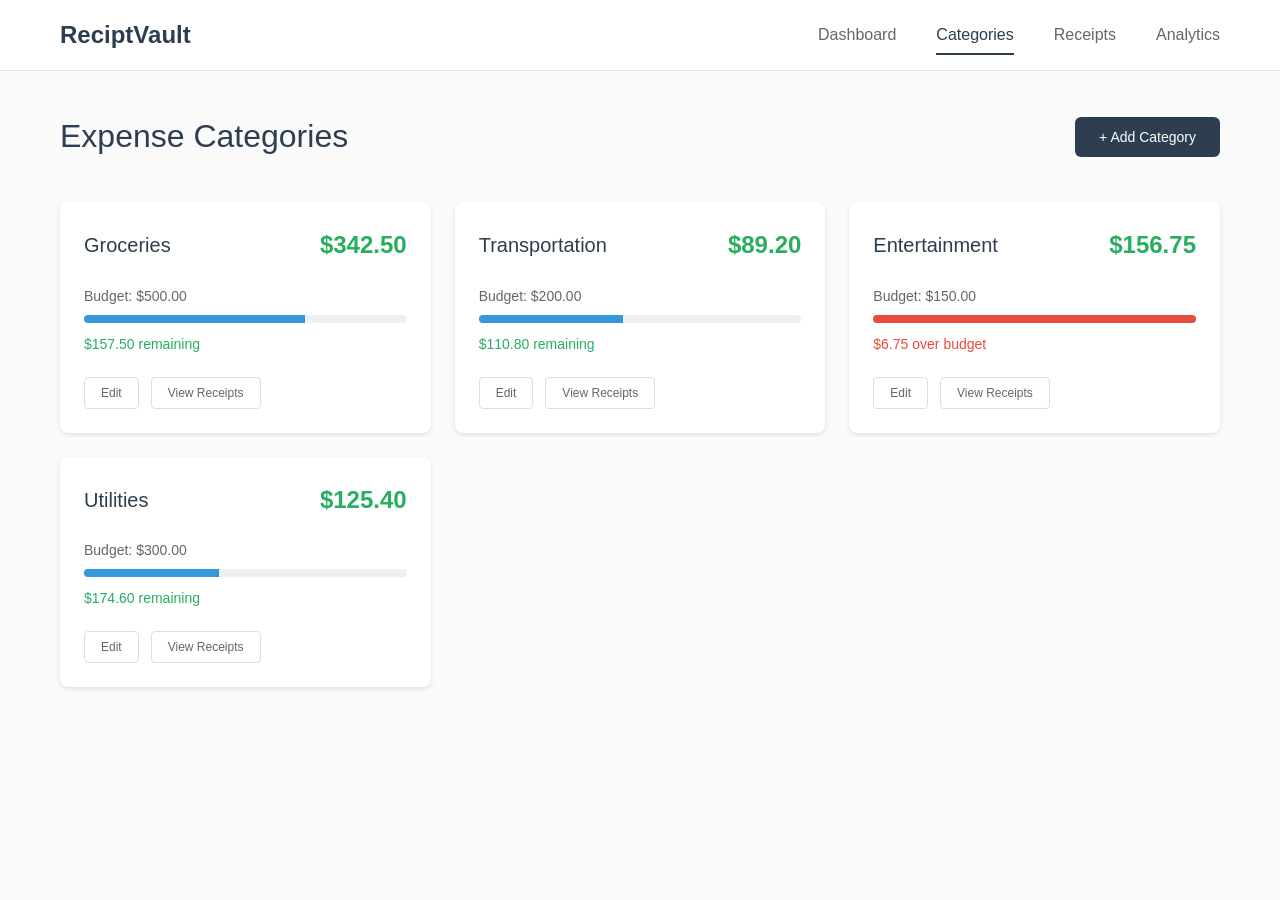
<file: index.html>
<!DOCTYPE html>
<html lang="en">
<head>
    <meta charset="UTF-8">
    <meta name="viewport" content="width=device-width, initial-scale=1.0">
    <title>ReciptVault - Category Management</title>
    <link rel="stylesheet" href="style.css">
    <script src="script.js"></script>
</head>
<body>
    <nav class="navbar">
    <div class="nav-container">
        <div class="logo">
            <h1>ReciptVault</h1>
        </div>
        <ul class="nav-menu">
            <li><a href="dashboard.html">Dashboard</a></li>
            <li><a href="index.html" class="active">Categories</a></li>
            <li><a href="receipts.html">Receipts</a></li>
            <li><a href="analytics.html">Analytics</a></li>
        </ul>
    </div>
</nav>


    <main class="main-content">
        <div class="container">
            <header class="page-header">
                <h2>Expense Categories</h2>
                <button class="btn-primary">+ Add Category</button>
            </header>

            <div class="categories-grid" id="categories-grid">
                <div class="category-card">
                    <div class="category-header">
                        <h3>Groceries</h3>
                        <span class="category-total">$342.50</span>
                    </div>
                    <div class="budget-info">
                        <span class="budget-label">Budget: $500.00</span>
                        <div class="progress-bar">
                            <div class="progress-fill" style="width: 68.5%"></div>
                        </div>
                        <span class="budget-remaining">$157.50 remaining</span>
                    </div>
                    <div class="category-actions">
                        <button class="btn-secondary">Edit</button>
                        <button class="btn-secondary">View Receipts</button>
                    </div>
                </div>

                <div class="category-card">
                    <div class="category-header">
                        <h3>Transportation</h3>
                        <span class="category-total">$89.20</span>
                    </div>
                    <div class="budget-info">
                        <span class="budget-label">Budget: $200.00</span>
                        <div class="progress-bar">
                            <div class="progress-fill" style="width: 44.6%"></div>
                        </div>
                        <span class="budget-remaining">$110.80 remaining</span>
                    </div>
                    <div class="category-actions">
                        <button class="btn-secondary">Edit</button>
                        <button class="btn-secondary">View Receipts</button>
                    </div>
                </div>

                <div class="category-card">
                    <div class="category-header">
                        <h3>Entertainment</h3>
                        <span class="category-total">$156.75</span>
                    </div>
                    <div class="budget-info">
                        <span class="budget-label">Budget: $150.00</span>
                        <div class="progress-bar">
                            <div class="progress-fill warning" style="width: 100%"></div>
                        </div>
                        <span class="budget-remaining warning">$6.75 over budget</span>
                    </div>
                    <div class="category-actions">
                        <button class="btn-secondary">Edit</button>
                        <button class="btn-secondary">View Receipts</button>
                    </div>
                </div>

                <div class="category-card">
                    <div class="category-header">
                        <h3>Utilities</h3>
                        <span class="category-total">$125.40</span>
                    </div>
                    <div class="budget-info">
                        <span class="budget-label">Budget: $300.00</span>
                        <div class="progress-bar">
                            <div class="progress-fill" style="width: 41.8%"></div>
                        </div>
                        <span class="budget-remaining">$174.60 remaining</span>
                    </div>
                    <div class="category-actions">
                        <button class="btn-secondary">Edit</button>
                        <button class="btn-secondary">View Receipts</button>
                    </div>
                </div>
            </div>
        </div>
    </main>
</body>
</html>
</file>
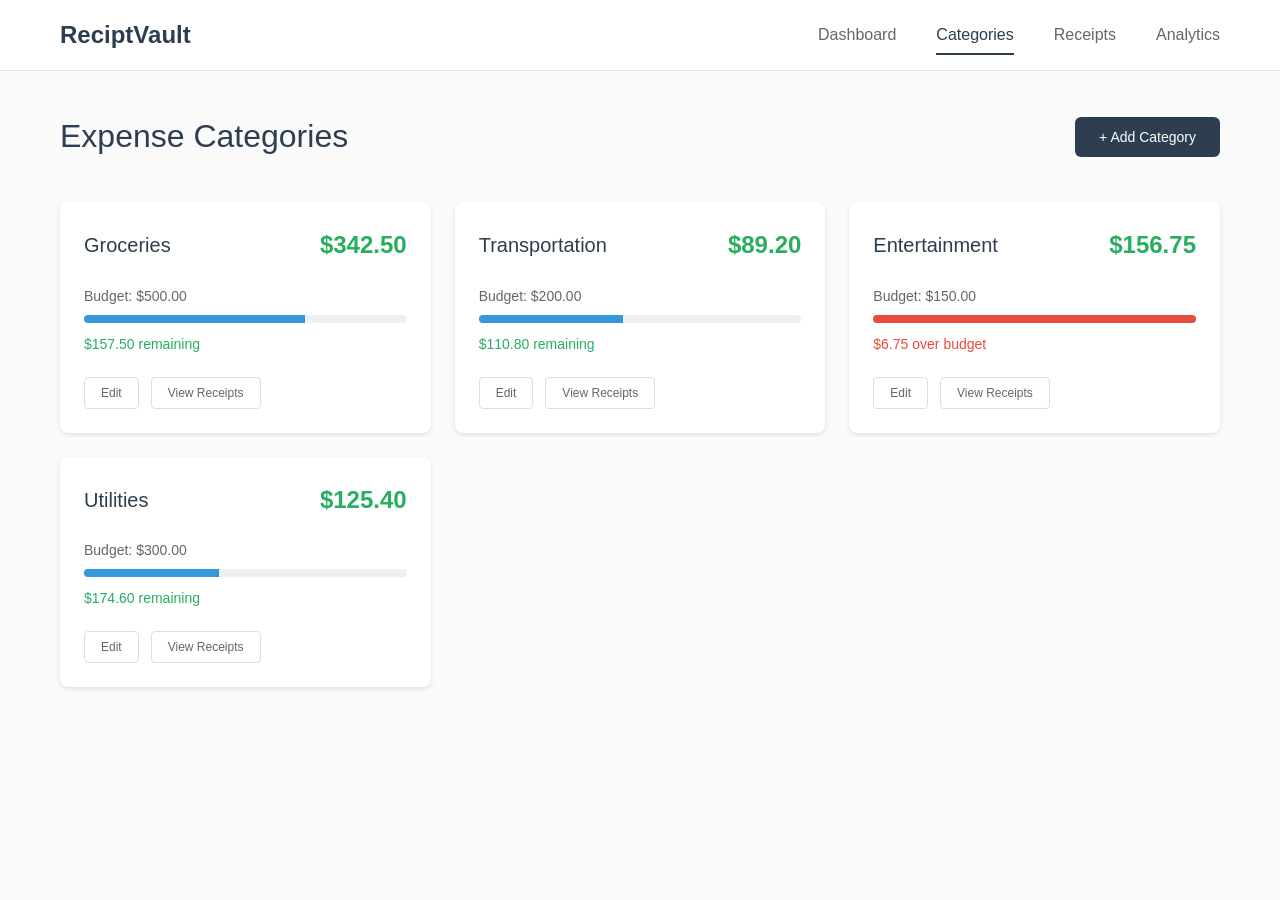
<file: Index.html>
<!DOCTYPE html>
<html lang="en">
<head>
    <meta charset="UTF-8">
    <meta name="viewport" content="width=device-width, initial-scale=1.0">
    <title>ReciptVault - Category Management</title>
    <link rel="stylesheet" href="style.css">
    <link href="dashbored.html">
    <script src="script.js"></script>
</head>
<body>
    <nav class="navbar">
        <div class="nav-container">
            <div class="logo">
                <h1>ReciptVault</h1>
            </div>
            <ul class="nav-menu">
                <li><a href="#dashboard">Dashboard</a></li>
                <li><a href="#categories" class="active">Categories</a></li>
                <li><a href="#receipts">Receipts</a></li>
                <li><a href="#analytics">Analytics</a></li>
            </ul>
        </div>
    </nav>

    <main class="main-content">
        <div class="container">
            <header class="page-header">
                <h2>Expense Categories</h2>
                <button class="btn-primary">+ Add Category</button>
            </header>

            <div class="categories-grid" id="categories-grid">
                <div class="category-card">
                    <div class="category-header">
                        <h3>Groceries</h3>
                        <span class="category-total">$342.50</span>
                    </div>
                    <div class="budget-info">
                        <span class="budget-label">Budget: $500.00</span>
                        <div class="progress-bar">
                            <div class="progress-fill" style="width: 68.5%"></div>
                        </div>
                        <span class="budget-remaining">$157.50 remaining</span>
                    </div>
                    <div class="category-actions">
                        <button class="btn-secondary">Edit</button>
                        <button class="btn-secondary">View Receipts</button>
                    </div>
                </div>

                <div class="category-card">
                    <div class="category-header">
                        <h3>Transportation</h3>
                        <span class="category-total">$89.20</span>
                    </div>
                    <div class="budget-info">
                        <span class="budget-label">Budget: $200.00</span>
                        <div class="progress-bar">
                            <div class="progress-fill" style="width: 44.6%"></div>
                        </div>
                        <span class="budget-remaining">$110.80 remaining</span>
                    </div>
                    <div class="category-actions">
                        <button class="btn-secondary">Edit</button>
                        <button class="btn-secondary">View Receipts</button>
                    </div>
                </div>

                <div class="category-card">
                    <div class="category-header">
                        <h3>Entertainment</h3>
                        <span class="category-total">$156.75</span>
                    </div>
                    <div class="budget-info">
                        <span class="budget-label">Budget: $150.00</span>
                        <div class="progress-bar">
                            <div class="progress-fill warning" style="width: 100%"></div>
                        </div>
                        <span class="budget-remaining warning">$6.75 over budget</span>
                    </div>
                    <div class="category-actions">
                        <button class="btn-secondary">Edit</button>
                        <button class="btn-secondary">View Receipts</button>
                    </div>
                </div>

                <div class="category-card">
                    <div class="category-header">
                        <h3>Utilities</h3>
                        <span class="category-total">$125.40</span>
                    </div>
                    <div class="budget-info">
                        <span class="budget-label">Budget: $300.00</span>
                        <div class="progress-bar">
                            <div class="progress-fill" style="width: 41.8%"></div>
                        </div>
                        <span class="budget-remaining">$174.60 remaining</span>
                    </div>
                    <div class="category-actions">
                        <button class="btn-secondary">Edit</button>
                        <button class="btn-secondary">View Receipts</button>
                    </div>
                </div>
            </div>
        </div>
    </main>
</body>
</html>
</file>
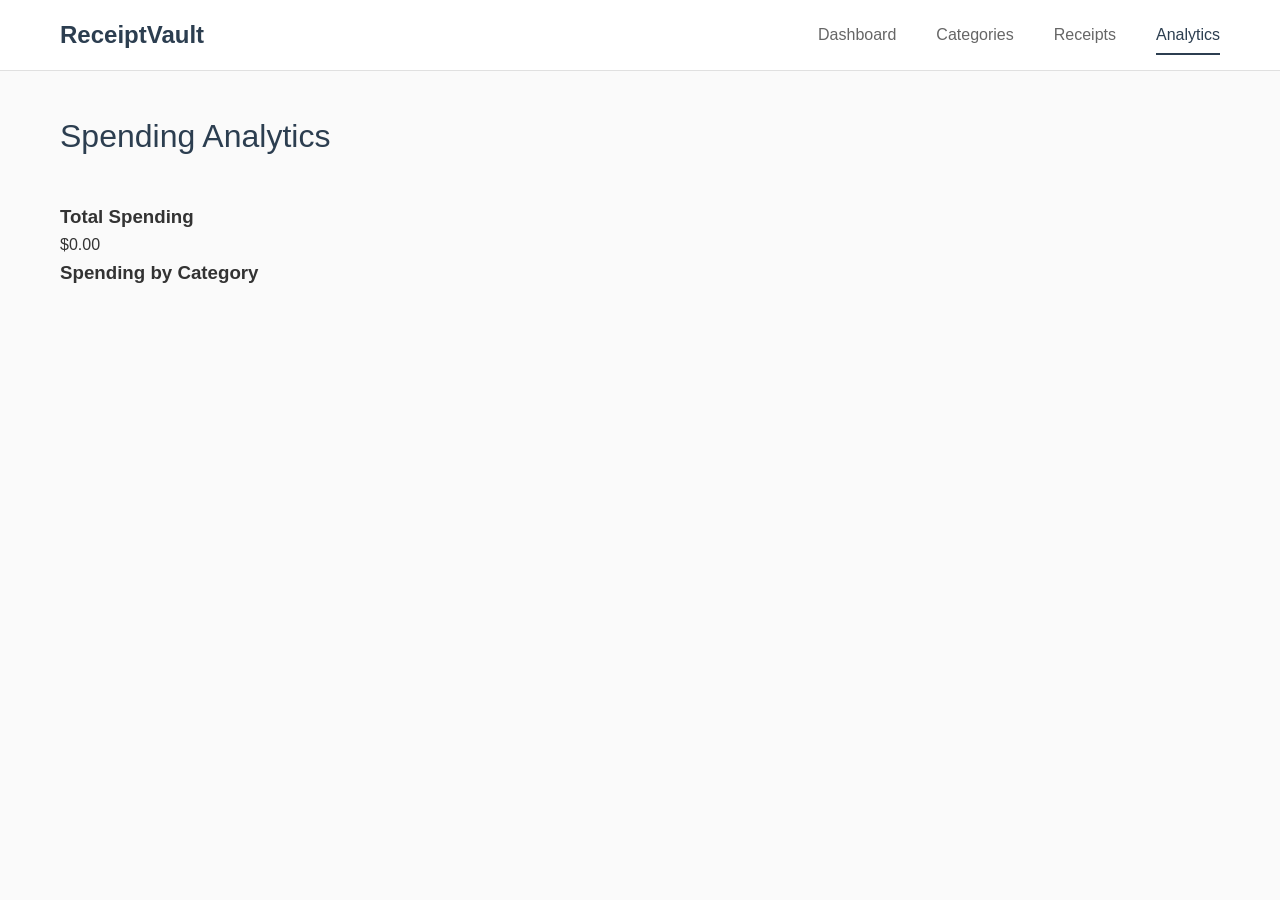
<file: analytics.html>
<!DOCTYPE html>
<html lang="en">
<head>
    <meta charset="UTF-8">
    <meta name="viewport" content="width=device-width, initial-scale=1.0">
    <title>Analytics - ReceiptVault</title>
    <link rel="stylesheet" href="style.css">
</head>
<body>
    <nav class="navbar">
        <div class="nav-container">
            <div class="logo">
                <h1>ReceiptVault</h1>
            </div>
            <ul class="nav-menu">
                <li><a href="dashboard.html">Dashboard</a></li>
                <li><a href="index.html">Categories</a></li>
                <li><a href="receipts.html">Receipts</a></li>
                <li><a href="analytics.html" class="active">Analytics</a></li>
            </ul>
        </div>
    </nav>

    <main class="main-content">
        <div class="container">
            <header class="page-header">
                <h2>Spending Analytics</h2>
            </header>

            <div class="analytics-summary">
                <div class="total-spending-card">
                    <h3>Total Spending</h3>
                    <p class="total-amount" id="totalSpending">$0.00</p>
                </div>
            </div>

            <section class="breakdown-section">
                <h3>Spending by Category</h3>
                <div id="categoryBreakdown" class="category-breakdown">
                    <!-- JavaScript will populate this -->
                </div>
            </section>
        </div>
    </main>

    <script src="analytics.js"></script>
</body>
</html>
</file>
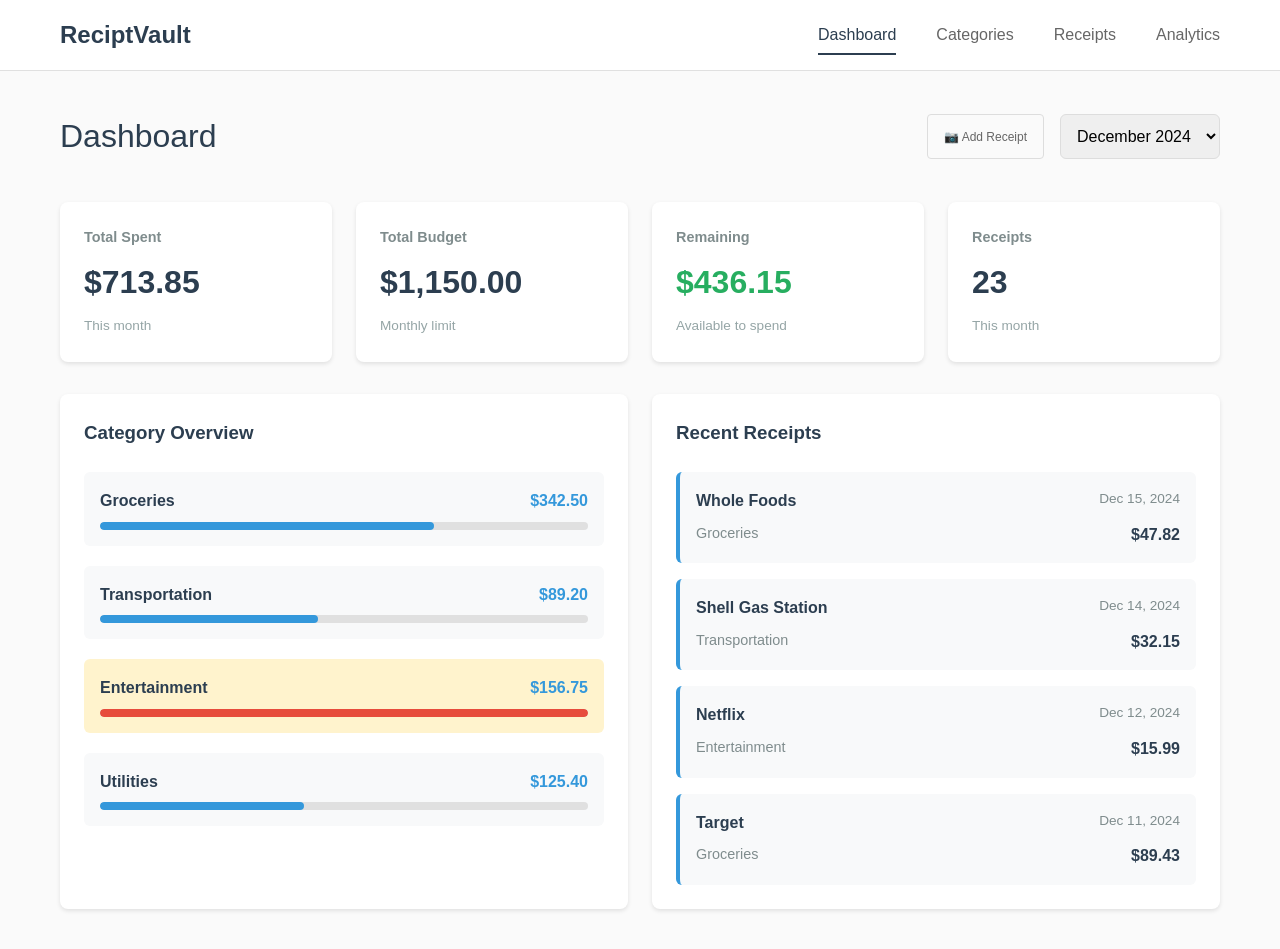
<file: dashboard.html>
<!DOCTYPE html>
<html lang="en">
<head>
    <meta charset="UTF-8">
    <meta name="viewport" content="width=device-width, initial-scale=1.0">
    <title>ReciptVault - Dashboard</title>
    <link rel="stylesheet" href="style.css">
</head>
<body>
    <nav class="navbar">
        <div class="nav-container">
            <div class="logo">
                <h1>ReciptVault</h1>
            </div>
            <ul class="nav-menu">
                <li><a href="dashboard.html" class="active">Dashboard</a></li>
                <li><a href="index.html">Categories</a></li>
                <li><a href="receipts.html">Receipts</a></li>
                <li><a href="analytics.html">Analytics</a></li>
            </ul>


        </div>
    </nav>

    <main class="main-content">
        <div class="container">
            <header class="page-header">
                <h2>Dashboard</h2>
                <div class="header-actions">
                    <button class="btn-secondary">📷 Add Receipt</button>
                    <select class="month-selector">
                        <option>December 2024</option>
                        <option>November 2024</option>
                        <option>October 2024</option>
                    </select>
                </div>
            </header>

            <!-- Summary Cards -->
            <div class="summary-cards">
                <div class="summary-card">
                    <h3>Total Spent</h3>
                    <span class="amount">$713.85</span>
                    <span class="subtitle">This month</span>
                </div>
                <div class="summary-card">
                    <h3>Total Budget</h3>
                    <span class="amount">$1,150.00</span>
                    <span class="subtitle">Monthly limit</span>
                </div>
                <div class="summary-card">
                    <h3>Remaining</h3>
                    <span class="amount positive">$436.15</span>
                    <span class="subtitle">Available to spend</span>
                </div>
                <div class="summary-card">
                    <h3>Receipts</h3>
                    <span class="amount">23</span>
                    <span class="subtitle">This month</span>
                </div>
            </div>

            <!-- Quick Overview -->
            <div class="dashboard-grid">
                <div class="overview-section">
                    <h3>Category Overview</h3>
                    <div class="category-list">
                        <div class="category-item">
                            <div class="category-info">
                                <span class="category-name">Groceries</span>
                                <span class="category-amount">$342.50</span>
                            </div>
                            <div class="mini-progress">
                                <div class="mini-progress-fill" style="width: 68.5%"></div>
                            </div>
                        </div>
                        <div class="category-item">
                            <div class="category-info">
                                <span class="category-name">Transportation</span>
                                <span class="category-amount">$89.20</span>
                            </div>
                            <div class="mini-progress">
                                <div class="mini-progress-fill" style="width: 44.6%"></div>
                            </div>
                        </div>
                        <div class="category-item warning">
                            <div class="category-info">
                                <span class="category-name">Entertainment</span>
                                <span class="category-amount">$156.75</span>
                            </div>
                            <div class="mini-progress">
                                <div class="mini-progress-fill warning" style="width: 100%"></div>
                            </div>
                        </div>
                        <div class="category-item">
                            <div class="category-info">
                                <span class="category-name">Utilities</span>
                                <span class="category-amount">$125.40</span>
                            </div>
                            <div class="mini-progress">
                                <div class="mini-progress-fill" style="width: 41.8%"></div>
                            </div>
                        </div>
                    </div>
                </div>

                <div class="recent-section">
                    <h3>Recent Receipts</h3>
                    <div class="receipt-list">
                        <div class="receipt-item">
                            <div class="receipt-info">
                                <span class="store-name">Whole Foods</span>
                                <span class="receipt-date">Dec 15, 2024</span>
                            </div>
                            <div class="receipt-details">
                                <span class="receipt-category">Groceries</span>
                                <span class="receipt-amount">$47.82</span>
                            </div>
                        </div>
                        <div class="receipt-item">
                            <div class="receipt-info">
                                <span class="store-name">Shell Gas Station</span>
                                <span class="receipt-date">Dec 14, 2024</span>
                            </div>
                            <div class="receipt-details">
                                <span class="receipt-category">Transportation</span>
                                <span class="receipt-amount">$32.15</span>
                            </div>
                        </div>
                        <div class="receipt-item">
                            <div class="receipt-info">
                                <span class="store-name">Netflix</span>
                                <span class="receipt-date">Dec 12, 2024</span>
                            </div>
                            <div class="receipt-details">
                                <span class="receipt-category">Entertainment</span>
                                <span class="receipt-amount">$15.99</span>
                            </div>
                        </div>
                        <div class="receipt-item">
                            <div class="receipt-info">
                                <span class="store-name">Target</span>
                                <span class="receipt-date">Dec 11, 2024</span>
                            </div>
                            <div class="receipt-details">
                                <span class="receipt-category">Groceries</span>
                                <span class="receipt-amount">$89.43</span>
                            </div>
                        </div>
                    </div>
                </div>
            </div>
        </div>
    </main>
</body>
</html>
</file>
<file: style.css>
* {
    margin: 0;
    padding: 0;
    box-sizing: border-box;
}

body {
    font-family: 'Segoe UI', Tahoma, Geneva, Verdana, sans-serif;
    background-color: #fafafa;
    color: #333;
    line-height: 1.6;
}

/* Navigation */
.navbar {
    background-color: #fff;
    border-bottom: 1px solid #e0e0e0;
    position: sticky;
    top: 0;
    z-index: 100;
}

.nav-container {
    max-width: 1200px;
    margin: 0 auto;
    padding: 0 20px;
    display: flex;
    justify-content: space-between;
    align-items: center;
    height: 70px;
}

.logo h1 {
    font-size: 24px;
    font-weight: 600;
    color: #2c3e50;
}

.nav-menu {
    display: flex;
    list-style: none;
    gap: 40px;
}

.nav-menu a {
    text-decoration: none;
    color: #666;
    font-weight: 500;
    padding: 10px 0;
    transition: color 0.3s ease;
}

.nav-menu a:hover,
.nav-menu a.active {
    color: #2c3e50;
    border-bottom: 2px solid #2c3e50;
}

/* Main Content */
.main-content {
    max-width: 1200px;
    margin: 0 auto;
    padding: 40px 20px;
}

.container {
    width: 100%;
}

.page-header {
    display: flex;
    justify-content: space-between;
    align-items: center;
    margin-bottom: 40px;
}

.page-header h2 {
    font-size: 32px;
    font-weight: 300;
    color: #2c3e50;
}

/* Buttons */
.btn-primary {
    background-color: #2c3e50;
    color: white;
    border: none;
    padding: 12px 24px;
    border-radius: 6px;
    font-size: 14px;
    font-weight: 500;
    cursor: pointer;
    transition: background-color 0.3s ease;
}

.btn-primary:hover {
    background-color: #34495e;
}

.btn-secondary {
    background-color: transparent;
    color: #666;
    border: 1px solid #ddd;
    padding: 8px 16px;
    border-radius: 4px;
    font-size: 12px;
    cursor: pointer;
    transition: all 0.3s ease;
}

.btn-secondary:hover {
    background-color: #f8f9fa;
    border-color: #bbb;
}

/* Categories Grid */
.categories-grid {
    display: grid;
    grid-template-columns: repeat(auto-fit, minmax(350px, 1fr));
    gap: 24px;
}

.category-card {
    background-color: white;
    border-radius: 8px;
    padding: 24px;
    box-shadow: 0 2px 4px rgba(0,0,0,0.1);
    transition: box-shadow 0.3s ease;
}

.category-card:hover {
    box-shadow: 0 4px 12px rgba(0,0,0,0.15);
}

.category-header {
    display: flex;
    justify-content: space-between;
    align-items: center;
    margin-bottom: 20px;
}

.category-header h3 {
    font-size: 20px;
    font-weight: 500;
    color: #2c3e50;
}

.category-total {
    font-size: 24px;
    font-weight: 600;
    color: #27ae60;
}

/* Budget Info */
.budget-info {
    margin-bottom: 20px;
}

.budget-label {
    font-size: 14px;
    color: #666;
    display: block;
    margin-bottom: 8px;
}

.progress-bar {
    width: 100%;
    height: 8px;
    background-color: #ecf0f1;
    border-radius: 4px;
    overflow: hidden;
    margin-bottom: 8px;
}

.progress-fill {
    height: 100%;
    background-color: #3498db;
    transition: width 0.3s ease;
}

.progress-fill.warning {
    background-color: #e74c3c;
}

.budget-remaining {
    font-size: 14px;
    color: #27ae60;
    font-weight: 500;
}

.budget-remaining.warning {
    color: #e74c3c;
}

/* Category Actions */
.category-actions {
    display: flex;
    gap: 12px;
}

/* Responsive Design */
@media (max-width: 768px) {
    .nav-container {
        flex-direction: column;
        height: auto;
        padding: 20px;
    }

    .nav-menu {
        margin-top: 20px;
        gap: 20px;
    }

    .page-header {
        flex-direction: column;
        align-items: flex-start;
        gap: 20px;
    }

    .categories-grid {
        grid-template-columns: 1fr;
    }
}

/* Dashboard Specific Styles */
.header-actions {
    display: flex;
    gap: 1rem;
}

.month-selector {
    padding: 0.75rem;
    border: 1px solid #ddd;
    border-radius: 6px;
    font-size: 1rem;
}

.summary-cards {
    display: flex;
    gap: 1.5rem;
    margin-bottom: 2rem;
}

.summary-card {
    background-color: white;
    padding: 1.5rem;
    border-radius: 8px;
    box-shadow: 0 2px 4px rgba(0,0,0,0.1);
    flex: 1;
}

.summary-card h3 {
    font-size: 0.9rem;
    color: #7f8c8d;
    margin-bottom: 0.5rem;
}

.summary-card .amount {
    display: block;
    font-size: 2rem;
    font-weight: bold;
    color: #2c3e50;
    margin-bottom: 0.25rem;
}

.summary-card .amount.positive {
    color: #27ae60;
}

.summary-card .subtitle {
    font-size: 0.85rem;
    color: #95a5a6;
}

.dashboard-grid {
    display: flex;
    gap: 1.5rem;
}

.overview-section {
    background-color: white;
    padding: 1.5rem;
    border-radius: 8px;
    box-shadow: 0 2px 4px rgba(0,0,0,0.1);
    flex: 1;
}

.recent-section {
    background-color: white;
    padding: 1.5rem;
    border-radius: 8px;
    box-shadow: 0 2px 4px rgba(0,0,0,0.1);
    flex: 1;
}

.overview-section h3,
.recent-section h3 {
    margin-bottom: 1.5rem;
    color: #2c3e50;
}

.category-list {
    display: flex;
    flex-direction: column;
    gap: 1.25rem;
}

.category-item {
    padding: 1rem;
    background-color: #f8f9fa;
    border-radius: 6px;
}

.category-item.warning {
    background-color: #fff3cd;
}

.category-info {
    display: flex;
    justify-content: space-between;
    margin-bottom: 0.5rem;
}

.category-name {
    font-weight: bold;
    color: #2c3e50;
}

.category-amount {
    font-weight: bold;
    color: #3498db;
}

.mini-progress {
    height: 8px;
    background-color: #e0e0e0;
    border-radius: 4px;
    overflow: hidden;
}

.mini-progress-fill {
    height: 100%;
    background-color: #3498db;
    border-radius: 4px;
}

.mini-progress-fill.warning {
    background-color: #e74c3c;
}

.receipt-list {
    display: flex;
    flex-direction: column;
    gap: 1rem;
}

.receipt-item {
    padding: 1rem;
    background-color: #f8f9fa;
    border-radius: 6px;
    border-left: 4px solid #3498db;
}

.receipt-info {
    display: flex;
    justify-content: space-between;
    margin-bottom: 0.5rem;
}

.store-name {
    font-weight: bold;
    color: #2c3e50;
}

.receipt-date {
    font-size: 0.85rem;
    color: #7f8c8d;
}

.receipt-details {
    display: flex;
    justify-content: space-between;
}

.receipt-category {
    font-size: 0.9rem;
    color: #7f8c8d;
}

.receipt-amount {
    font-weight: bold;
    color: #2c3e50;
}
</file>
